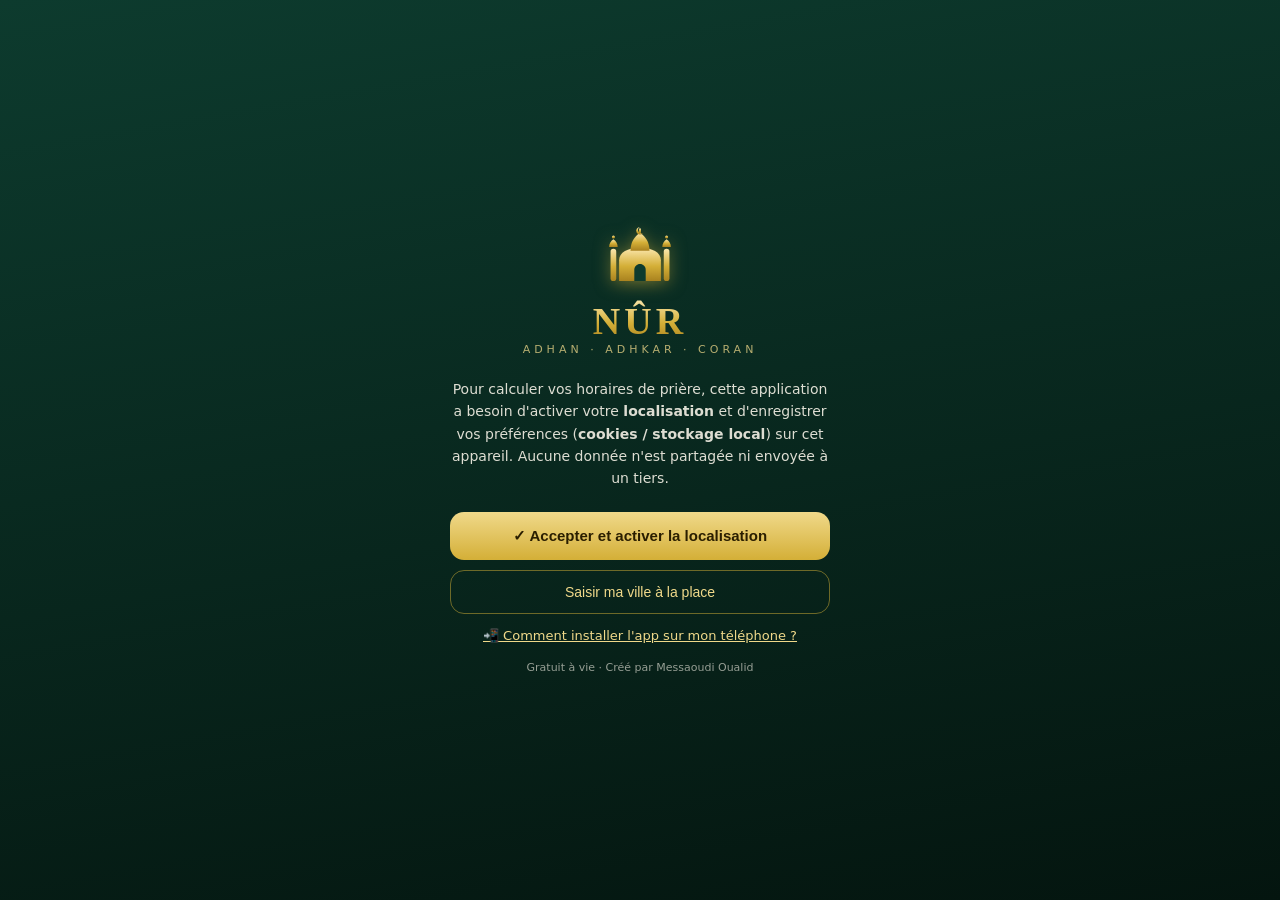
<file: index.html>
<!DOCTYPE html>
<html lang="fr">
<head>
  <meta charset="UTF-8">
  <meta name="viewport" content="width=device-width, initial-scale=1, maximum-scale=1, user-scalable=no, viewport-fit=cover">
  <meta name="theme-color" content="#0d3b2e">
  <title>Nûr — Adhan & Adhkar</title>
  <link rel="manifest" href="manifest.webmanifest">
  <link rel="stylesheet" href="styles.css">
  <link rel="apple-touch-icon" href="icons/icon-192.png">
  <meta name="apple-mobile-web-app-capable" content="yes">
  <meta name="apple-mobile-web-app-status-bar-style" content="black-translucent">
  <meta name="apple-mobile-web-app-title" content="Nûr">
  <meta name="mobile-web-app-capable" content="yes">
</head>
<body>

  <!-- ===== Écran de consentement (1er lancement) ===== -->
  <div class="consent" id="consent">
    <div class="consent-card">
      <svg class="mosque-logo" viewBox="0 0 80 64" xmlns="http://www.w3.org/2000/svg" aria-hidden="true">
        <defs><linearGradient id="mg" x1="0" y1="0" x2="0" y2="1">
          <stop offset="0" stop-color="#fbe7ad"/><stop offset="0.55" stop-color="#d4af37"/><stop offset="1" stop-color="#a9821f"/>
        </linearGradient></defs>
        <g fill="url(#mg)">
          <rect x="9" y="24" width="6" height="34" rx="3"/><path d="M12 14 C15 16,16.5 19,16.5 22 L7.5 22 C7.5 19,9 16,12 14 Z"/><circle cx="12" cy="11.5" r="1.6"/>
          <rect x="65" y="24" width="6" height="34" rx="3"/><path d="M68 14 C71 16,72.5 19,72.5 22 L63.5 22 C63.5 19,65 16,68 14 Z"/><circle cx="68" cy="11.5" r="1.6"/>
          <path d="M18 58 V36 C18 28,27 23,40 23 S62 28,62 36 V58 Z"/><path d="M30 26 C30 17,34 11,40 7 C46 11,50 17,50 26 Z"/>
          <rect x="39" y="2.5" width="2" height="5" rx="1"/><path d="M40 1 a4 4 0 1 0 3.2 6.4 A3.1 3.1 0 1 1 40 1 Z"/>
          <path d="M34 58 V46 C34 42.7,36.7 40,40 40 S46 42.7,46 46 V58 Z" fill="#0d3b2e"/>
        </g>
      </svg>
      <div class="brand-name">NÛR</div>
      <div class="brand-sub">Adhan · Adhkar · Coran</div>
      <p class="consent-text">
        Pour calculer vos horaires de prière, cette application a besoin d'activer votre
        <b>localisation</b> et d'enregistrer vos préférences (<b>cookies / stockage local</b>) sur cet appareil.
        Aucune donnée n'est partagée ni envoyée à un tiers.
      </p>
      <button class="btn-primary" id="consent-accept">✓ Accepter et activer la localisation</button>
      <button class="btn-ghost" id="consent-city">Saisir ma ville à la place</button>
      <a class="consent-install" id="consent-install">📲 Comment installer l'app sur mon téléphone ?</a>
      <div class="consent-legal">Gratuit à vie · Créé par Messaoudi Oualid</div>
    </div>
  </div>

  <!-- ===== Barre supérieure ===== -->
  <header class="appbar">
    <div class="appbar-brand">🕌 <span>NÛR</span></div>
    <div class="appbar-loc" id="appbar-loc">—</div>
  </header>

  <main id="main">
    <!-- ===== Vue Prières ===== -->
    <section class="view active" id="view-prayers">
      <button class="install-banner" id="install-banner">📲 Installer Nûr comme application sur cet appareil →</button>
      <div class="next-card">
        <div class="np-label">Prochaine prière</div>
        <div class="np-name" id="np-name">—</div>
        <div class="np-countdown" id="np-countdown">--:--:--</div>
        <div class="np-at" id="np-at"></div>
      </div>
      <div class="times" id="times"></div>

      <details class="settings">
        <summary>⚙️ Réglages</summary>
        <div class="row"><label>Ville</label><input type="text" id="set-city" placeholder="ex : Dortmund"><button id="btn-find-city">🔍</button></div>
        <div class="row"><label>Méthode</label>
          <select id="set-method">
            <option value="MuslimWorldLeague">Ligue Islamique Mondiale (Europe)</option>
            <option value="Egyptian">Égypte</option><option value="Karachi">Karachi</option>
            <option value="UmmAlQura">Umm al-Qura (Arabie)</option><option value="NorthAmerica">Amérique (ISNA)</option>
          </select>
        </div>
        <div class="row"><label>École (Asr)</label>
          <select id="set-madhab"><option value="Shafi">Standard</option><option value="Hanafi">Hanafi</option></select>
        </div>
        <div class="row"><label>Haute latitude</label>
          <select id="set-hlr"><option value="SeventhOfTheNight">1/7 de la nuit</option><option value="TwilightAngle">Angle crépusculaire</option><option value="MiddleOfTheNight">Milieu de la nuit</option></select>
        </div>
        <div class="row"><label>Son de l'Adhan</label>
          <select id="set-adhan-file">
            <option value="adhan_medine.mp3">Adhan standard (Doha)</option>
            <option value="adhan_new.mp3">Adhan du Fajr (Doha)</option>
          </select>
        </div>
        <div class="row"><label>Notifications de prière</label><input type="checkbox" id="set-notif" style="width:auto"></div>
        <button class="btn-ghost" id="btn-test-adhan">▶ Écouter l'Adhan choisi</button>
        <button class="btn-ghost" id="btn-test-native">🔔 Tester l'Adhan en veille (dans 12 s)</button>
        <div class="adhan-native-status" id="adhan-native-status"></div>
        <button class="btn-ghost" id="btn-geoloc">📍 Détecter ma position</button>
        <button class="btn-primary" id="btn-save">💾 Sauvegarder mon choix</button>
      </details>

      <div class="footer-legal">
        <a href="https://github.com/Walmes1/nur-adhan-adhkar/releases/latest/download/Nur-Android.apk" download class="footer-apk">📲 Télécharger l'app Android <span>Adhan en veille</span></a>
        <div>Créé par <b>Messaoudi Oualid</b> · <b>Gratuit à vie</b></div>
        <div class="links"><a id="link-install">📲 Installer</a><a id="link-kontakt">Kontakt</a><a id="link-impressum">Impressum</a><a id="link-datenschutz">Datenschutz</a></div>
      </div>
    </section>

    <!-- ===== Vue Adhkar ===== -->
    <section class="view" id="view-adhkar">
      <div class="tabs" id="adhkar-tabs"></div>
      <div class="adhkar-content" id="adhkar-content"></div>
    </section>

    <!-- ===== Vue Coran ===== -->
    <section class="view" id="view-quran">
      <div class="qmode">
        <button class="qmode-btn active" data-qmode="offline">📴 Hors ligne (versets)</button>
        <button class="qmode-btn" data-qmode="youtube">▶ YouTube</button>
      </div>

      <div class="qview active" id="qview-offline">
        <div class="off-controls">
          <select id="off-reciter"></select>
          <select id="off-surah"></select>
        </div>
        <div class="ayah-big" id="ayah-big">Choisissez une sourate puis ▶</div>
        <div class="ayah-meta" id="ayah-meta"></div>
        <div class="ayah-dl-badge" id="ayah-dl-badge"></div>
        <audio id="off-audio" class="off-ctrl" controls playsinline preload="auto"></audio>
        <div class="off-player">
          <button id="off-prev" title="Verset précédent">⏮</button>
          <button id="off-dl" title="Sauvegarder ce verset hors ligne">⬇</button>
          <button id="off-next" title="Verset suivant">⏭</button>
        </div>
        <label class="off-auto"><input type="checkbox" id="off-autonext" checked> enchaîner les versets</label>
        <button class="btn-ghost" id="off-dl-surah">⬇ Télécharger toute la sourate (hors ligne)</button>
        <button class="btn-ghost" id="off-dl-all">⬇ Télécharger TOUT le Coran (ce récitateur)</button>
        <div class="dl-status" id="dl-status"></div>
      </div>

      <div class="qview" id="qview-youtube">
        <div class="yt-wrap" id="yt-wrap"><div class="yt-empty">Choisissez une sourate — récitation Imam Al-Dakhin (lecture continue)</div></div>
        <input type="text" id="yt-search" placeholder="Rechercher une sourate…">
        <div class="yt-grid" id="yt-grid"></div>
      </div>
    </section>
    <!-- ===== Vue Enfants ===== -->
    <section class="view" id="view-kids">
      <div class="kids-content" id="kids-content"></div>
    </section>
  </main>

  <!-- ===== Barre d'onglets ===== -->
  <nav class="tabbar">
    <button class="tab active" data-view="prayers"><span>🕌</span>Prières</button>
    <button class="tab" data-view="adhkar"><span>📿</span>Adhkar</button>
    <button class="tab" data-view="quran"><span>📖</span>Coran</button>
    <button class="tab" data-view="kids"><span>🧒</span>Enfants</button>
  </nav>

  <!-- Écran Impressum / Datenschutz / Kontakt -->
  <div class="sheet" id="sheet">
    <div class="sheet-head"><h2 id="sheet-title"></h2><button id="sheet-close">✕</button></div>
    <div class="sheet-body" id="sheet-body"></div>
  </div>

  <audio id="adhan-audio"></audio>

  <!-- Écran de lecture de l'Adhan -->
  <div class="adhan-overlay" id="adhan-overlay">
    <div class="adhan-pulse">🕌</div>
    <div class="adhan-title" id="adhan-title">Adhan</div>
    <div class="adhan-ar">حَيَّ عَلَى الصَّلَاة</div>
    <button id="adhan-stop">⏹ Arrêter</button>
  </div>

  <div class="toast" id="toast"></div>

  <script src="lib/adhan.js"></script>
  <script src="data/adhkar.js"></script>
  <script src="data/quran-ids.js"></script>
  <script src="data/quran-text.js"></script>
  <script src="data/roqya.js"></script>
  <script src="data/kids.js"></script>
  <script src="app.js"></script>
</body>
</html>
</file>
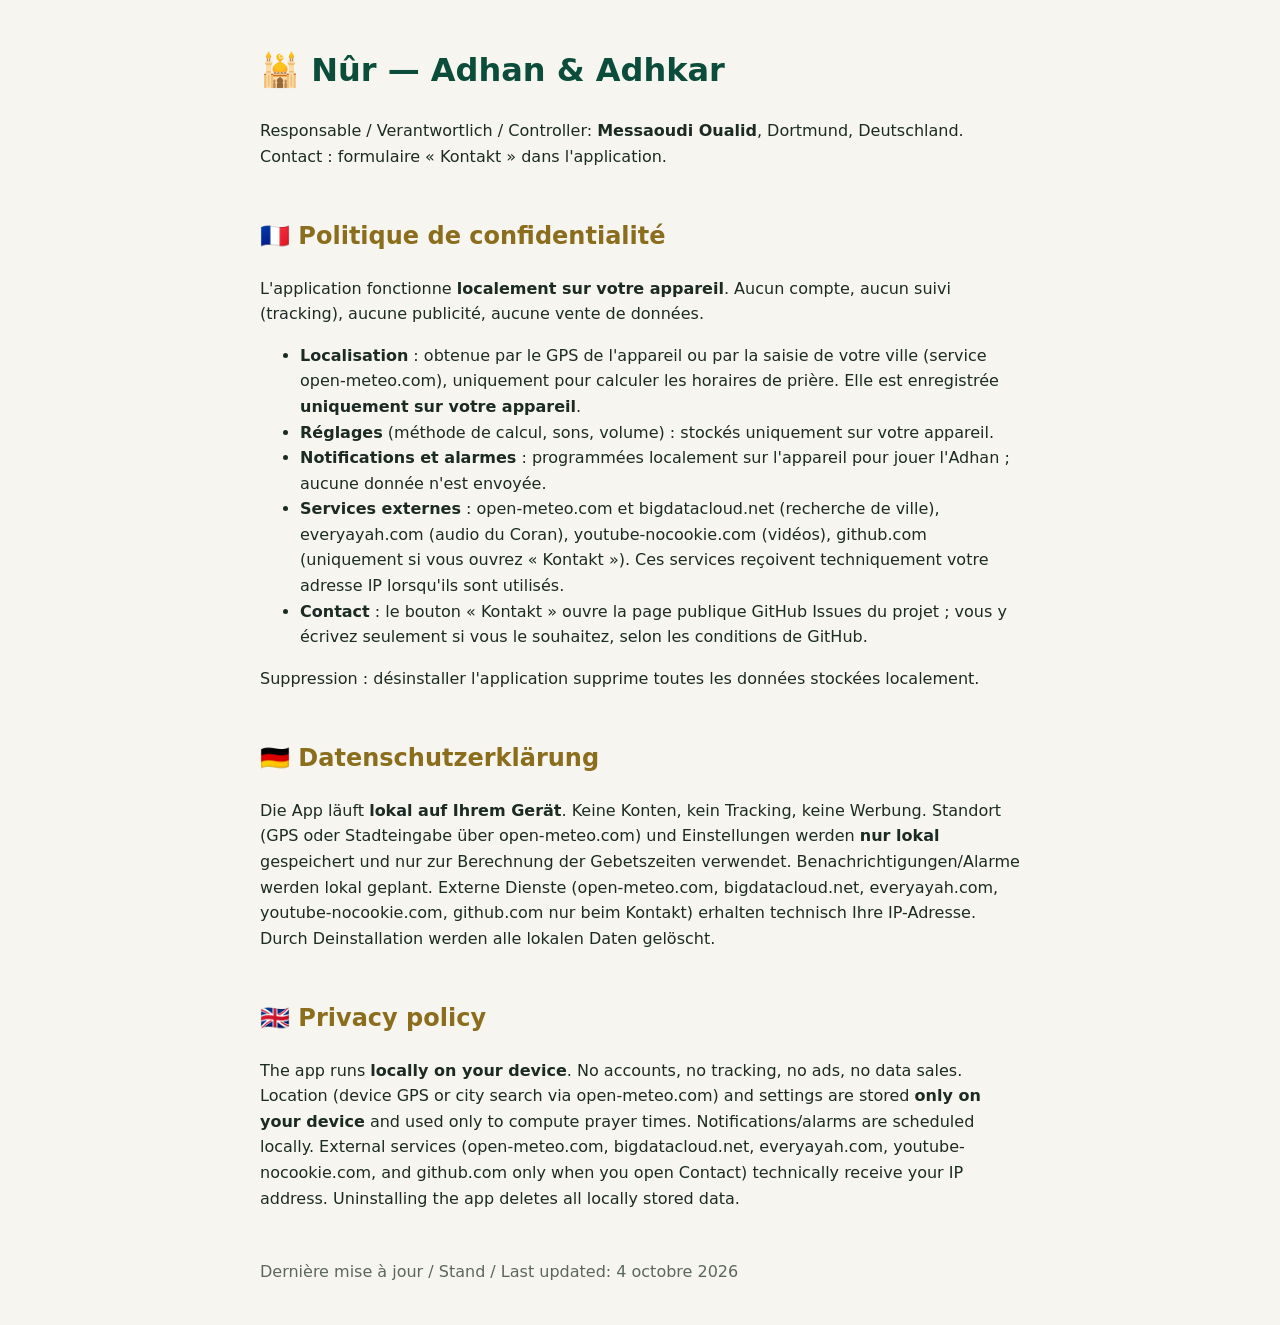
<file: privacy.html>
<!doctype html>
<html lang="fr"><head><meta charset="utf-8"><meta name="viewport" content="width=device-width,initial-scale=1">
<title>Nûr — Politique de confidentialité / Datenschutz / Privacy</title>
<style>body{font-family:system-ui,sans-serif;max-width:760px;margin:0 auto;padding:24px 16px;line-height:1.6;color:#1b2b24;background:#f7f5ef}h1{color:#0b4d3a}h2{color:#8a6d1d;margin-top:2em}</style></head>
<body>
<h1>🕌 Nûr — Adhan &amp; Adhkar</h1>
<p>Responsable / Verantwortlich / Controller: <b>Messaoudi Oualid</b>, Dortmund, Deutschland. Contact : formulaire « Kontakt » dans l'application.</p>

<h2>🇫🇷 Politique de confidentialité</h2>
<p>L'application fonctionne <b>localement sur votre appareil</b>. Aucun compte, aucun suivi (tracking), aucune publicité, aucune vente de données.</p>
<ul>
<li><b>Localisation</b> : obtenue par le GPS de l'appareil ou par la saisie de votre ville (service open-meteo.com), uniquement pour calculer les horaires de prière. Elle est enregistrée <b>uniquement sur votre appareil</b>.</li>
<li><b>Réglages</b> (méthode de calcul, sons, volume) : stockés uniquement sur votre appareil.</li>
<li><b>Notifications et alarmes</b> : programmées localement sur l'appareil pour jouer l'Adhan ; aucune donnée n'est envoyée.</li>
<li><b>Services externes</b> : open-meteo.com et bigdatacloud.net (recherche de ville), everyayah.com (audio du Coran), youtube-nocookie.com (vidéos), github.com (uniquement si vous ouvrez « Kontakt »). Ces services reçoivent techniquement votre adresse IP lorsqu'ils sont utilisés.</li>
<li><b>Contact</b> : le bouton « Kontakt » ouvre la page publique GitHub Issues du projet ; vous y écrivez seulement si vous le souhaitez, selon les conditions de GitHub.</li>
</ul>
<p>Suppression : désinstaller l'application supprime toutes les données stockées localement.</p>

<h2>🇩🇪 Datenschutzerklärung</h2>
<p>Die App läuft <b>lokal auf Ihrem Gerät</b>. Keine Konten, kein Tracking, keine Werbung. Standort (GPS oder Stadteingabe über open-meteo.com) und Einstellungen werden <b>nur lokal</b> gespeichert und nur zur Berechnung der Gebetszeiten verwendet. Benachrichtigungen/Alarme werden lokal geplant. Externe Dienste (open-meteo.com, bigdatacloud.net, everyayah.com, youtube-nocookie.com, github.com nur beim Kontakt) erhalten technisch Ihre IP-Adresse. Durch Deinstallation werden alle lokalen Daten gelöscht.</p>

<h2>🇬🇧 Privacy policy</h2>
<p>The app runs <b>locally on your device</b>. No accounts, no tracking, no ads, no data sales. Location (device GPS or city search via open-meteo.com) and settings are stored <b>only on your device</b> and used only to compute prayer times. Notifications/alarms are scheduled locally. External services (open-meteo.com, bigdatacloud.net, everyayah.com, youtube-nocookie.com, and github.com only when you open Contact) technically receive your IP address. Uninstalling the app deletes all locally stored data.</p>
<p style="opacity:.7;margin-top:3em">Dernière mise à jour / Stand / Last updated: 4 octobre 2026</p>
</body></html>
</file>
<file: styles.css>
* { box-sizing: border-box; margin: 0; padding: 0; -webkit-tap-highlight-color: transparent; }
:root {
  --green-dark: #0d3b2e; --green: #14563f; --green-light: #1d7a59;
  --gold: #d4af37; --gold-light: #f0d98a; --text: #f5f1e6;
  --safe-top: env(safe-area-inset-top, 0px);
  --safe-bottom: env(safe-area-inset-bottom, 0px);
}
html, body { height: 100%; }
body {
  font-family: 'Segoe UI', system-ui, -apple-system, Tahoma, sans-serif;
  background: linear-gradient(170deg, var(--green-dark), #061f17);
  color: var(--text); overflow: hidden; user-select: none;
}

/* ===== Consentement ===== */
.consent {
  position: fixed; inset: 0; z-index: 1000;
  background: linear-gradient(170deg, #0d3b2e, #04150f);
  display: flex; align-items: center; justify-content: center; padding: 24px;
}
.consent.hidden { display: none; }
.consent-card { max-width: 380px; text-align: center; }
.mosque-logo { width: 76px; filter: drop-shadow(0 3px 8px rgba(212,175,55,0.5)); }
.brand-name {
  font-family: Georgia, serif; font-size: 38px; font-weight: 700; letter-spacing: 4px; margin-top: 8px;
  background: linear-gradient(180deg, #fbe7ad, #d4af37 55%, #a9821f);
  -webkit-background-clip: text; background-clip: text; -webkit-text-fill-color: transparent;
}
.brand-sub { font-size: 11px; letter-spacing: 4px; text-transform: uppercase; color: var(--gold-light); opacity: 0.75; }
.consent-text { font-size: 14px; line-height: 1.6; opacity: 0.9; margin: 22px 0; }
.btn-primary {
  width: 100%; padding: 15px; border: none; border-radius: 14px; cursor: pointer;
  background: linear-gradient(180deg, #f0d98a, #d4af37); color: #2a1e00; font-weight: 700; font-size: 15px;
}
.btn-ghost {
  width: 100%; padding: 13px; margin-top: 10px; cursor: pointer;
  background: transparent; border: 1px solid rgba(212,175,55,0.5); color: var(--gold-light);
  border-radius: 14px; font-size: 14px;
}
.consent-legal { font-size: 11px; opacity: 0.6; margin-top: 18px; }

/* ===== Barre supérieure ===== */
.appbar {
  position: fixed; top: 0; left: 0; right: 0; z-index: 50;
  padding: calc(var(--safe-top) + 10px) 16px 10px;
  display: flex; align-items: center; justify-content: space-between;
  background: rgba(6,25,18,0.85); backdrop-filter: blur(8px);
  border-bottom: 1px solid rgba(212,175,55,0.2);
}
.appbar-brand { font-size: 17px; font-weight: 700; color: var(--gold); letter-spacing: 2px; }
.appbar-brand span { background: linear-gradient(180deg,#fbe7ad,#d4af37); -webkit-background-clip: text; background-clip:text; -webkit-text-fill-color: transparent; }
.appbar-loc { font-size: 12px; color: var(--gold-light); opacity: 0.85; }

/* ===== Conteneur ===== */
#main {
  position: fixed; left: 0; right: 0;
  top: calc(var(--safe-top) + 48px); bottom: calc(var(--safe-bottom) + 62px);
  overflow: hidden;
}
.view { position: absolute; inset: 0; overflow-y: auto; padding: 14px; display: none; -webkit-overflow-scrolling: touch; }
.view.active { display: block; }
.view::-webkit-scrollbar { width: 0; }

/* ===== Bouton Installer ===== */
.install-banner {
  width: 100%; padding: 13px; margin-bottom: 14px; border: none; border-radius: 14px; cursor: pointer;
  background: linear-gradient(180deg, #f0d98a, #d4af37); color: #2a1e00; font-weight: 700; font-size: 14px;
  box-shadow: 0 4px 14px rgba(212,175,55,0.35);
}
.install-banner.hidden { display: none; }
.consent-install { display: block; margin-top: 14px; color: var(--gold-light); font-size: 13px; text-decoration: underline; cursor: pointer; }
.sheet-body ol { padding-left: 20px; margin: 6px 0; }
.sheet-body ol li { margin-bottom: 8px; }
.sheet-body .step-ico { font-size: 18px; }

/* ===== Prières ===== */
.next-card {
  text-align: center; padding: 18px; border-radius: 18px; margin-bottom: 14px;
  background: rgba(212,175,55,0.12); border: 1px solid rgba(212,175,55,0.4);
}
.np-label { font-size: 12px; opacity: 0.8; }
.np-name { font-size: 26px; color: var(--gold); font-weight: bold; margin: 3px 0; }
.np-countdown { font-size: 34px; font-variant-numeric: tabular-nums; letter-spacing: 2px; }
.np-at { font-size: 12px; opacity: 0.75; margin-top: 3px; }
.time-row {
  display: flex; align-items: center; justify-content: space-between;
  padding: 14px 16px; margin: 8px 0; border-radius: 12px;
  background: rgba(255,255,255,0.05); border-left: 3px solid transparent;
}
.time-row.active { background: rgba(212,175,55,0.18); border-left-color: var(--gold); }
.time-row .pn { font-size: 16px; font-weight: 600; }
.time-row .pa { font-size: 14px; color: var(--gold-light); opacity: 0.8; margin-left: 6px; }
.time-row .right { display: flex; align-items: center; gap: 12px; }
.time-row .pt { font-size: 18px; color: var(--gold); font-variant-numeric: tabular-nums; }
.time-row .bell { font-size: 20px; cursor: pointer; width: 28px; text-align: center; }
.time-row .bell.off { opacity: 0.45; }

/* Écran Adhan */
.adhan-overlay {
  position: fixed; inset: 0; z-index: 500; background: rgba(13,59,46,0.98);
  display: none; flex-direction: column; align-items: center; justify-content: center; text-align: center;
}
.adhan-overlay.show { display: flex; }
.adhan-pulse { font-size: 70px; animation: apulse 1.4s ease-in-out infinite; }
@keyframes apulse { 0%,100% { transform: scale(1); opacity: 0.85; } 50% { transform: scale(1.12); opacity: 1; } }
.adhan-title { color: var(--gold); font-size: 30px; font-weight: bold; margin: 10px 0 4px; }
.adhan-ar { font-size: 26px; color: var(--gold-light); direction: rtl; margin-bottom: 26px; }
.adhan-overlay button { padding: 13px 34px; border: 1px solid var(--gold); background: transparent; color: var(--gold); border-radius: 30px; font-size: 16px; }

.settings { margin: 14px 0; }
.settings summary { cursor: pointer; color: var(--gold-light); padding: 10px 0; font-size: 14px; }
.settings .row { display: flex; align-items: center; gap: 8px; margin: 10px 0; font-size: 13px; }
.settings label { flex: 1; }
.settings input, .settings select {
  padding: 9px 10px; border-radius: 9px; border: 1px solid rgba(212,175,55,0.4);
  background: rgba(0,0,0,0.25); color: var(--text); font-size: 14px;
}
.settings input[type=text] { width: 130px; }
.settings #btn-find-city { background: var(--gold); color: var(--green-dark); border: none; font-weight: bold; }
.settings .btn-primary { margin-top: 8px; }

.footer-legal { text-align: center; padding: 18px 0 8px; border-top: 1px solid rgba(212,175,55,0.15); margin-top: 10px; font-size: 12px; opacity: 0.85; }
.footer-apk { display: block; margin: 0 auto 14px; max-width: 320px; padding: 13px 16px; border-radius: 14px;
  background: linear-gradient(180deg, #f0d98a, #d4af37); color: #2a1e00; font-weight: 700; font-size: 14px; text-decoration: none;
  box-shadow: 0 4px 14px rgba(212,175,55,0.35); }
.footer-apk span { display: block; font-size: 11px; font-weight: 600; opacity: 0.8; }
.footer-legal b { color: var(--gold); }
.footer-legal .links { margin-top: 10px; display: flex; gap: 10px; justify-content: center; }
.footer-legal .links a { font-size: 12px; color: var(--gold-light); border: 1px solid rgba(212,175,55,0.35); padding: 5px 12px; border-radius: 14px; }

/* ===== Adhkar ===== */
.tabs { display: flex; flex-wrap: wrap; gap: 6px; margin-bottom: 12px; }
.tabs .tab-a { padding: 8px 12px; border-radius: 16px; font-size: 12.5px; background: rgba(255,255,255,0.06); border: 1px solid transparent; }
.tabs .tab-a.active { background: var(--gold); color: var(--green-dark); font-weight: 700; }
.audio-panel { background: rgba(212,175,55,0.1); border: 1px solid rgba(212,175,55,0.35); border-radius: 12px; padding: 12px; margin-bottom: 14px; }
.audio-btns { display: flex; flex-wrap: wrap; gap: 8px; margin-bottom: 10px; }
.audio-btn { font-size: 12.5px; padding: 8px 12px; border-radius: 16px; cursor: pointer; background: rgba(212,175,55,0.15); border: 1px solid var(--gold); color: var(--gold-light); }
.audio-btn.active { background: var(--gold); color: var(--green-dark); font-weight: 700; }
.audio-ctrl { width: 100%; height: 38px; }
/* Roqya */
.tab-roqya { background: rgba(212,175,55,0.18); border: 1px solid var(--gold); }
.roqya-playerbox { position: sticky; top: 0; z-index: 5; background: var(--green-dark); padding: 8px 0 12px; margin-bottom: 8px; border-bottom: 1px solid rgba(212,175,55,0.25); }
.roqya-now { font-size: 13px; color: var(--gold-light); margin-bottom: 8px; text-align: center; }
.roqya-group { color: var(--gold); font-size: 15px; font-weight: 700; margin: 16px 0 8px; padding-bottom: 4px; border-bottom: 1px solid rgba(212,175,55,0.2); }
.roqya-item { display: flex; align-items: center; gap: 8px; margin-bottom: 8px; }
.roqya-play { flex: 1; text-align: left; background: rgba(255,255,255,0.05); border: 1px solid rgba(212,175,55,0.3); color: var(--text); border-radius: 12px; padding: 11px 14px; display: flex; flex-direction: column; gap: 2px; }
.roqya-play:active { background: rgba(212,175,55,0.18); }
.roqya-play .rl { font-size: 14px; font-weight: 600; color: var(--gold-light); }
.roqya-play .rm { font-size: 11px; opacity: 0.65; }
.roqya-dl { width: 48px; height: 48px; flex-shrink: 0; border-radius: 12px; border: 1px solid var(--gold); background: rgba(212,175,55,0.15); color: var(--gold-light); font-size: 18px; }
.roqya-dl.saved { color: #46d18a; }
.cat-title { color: var(--gold); font-size: 18px; }
.cat-sub { font-size: 12px; opacity: 0.7; direction: rtl; margin-bottom: 12px; }
.item { background: rgba(255,255,255,0.05); border-radius: 12px; padding: 14px; margin-bottom: 12px; border-right: 3px solid var(--gold); }
.item .ar { font-size: 21px; line-height: 2; direction: rtl; text-align: right; color: var(--gold-light); margin-bottom: 8px; }
.item .tr { font-size: 12px; font-style: italic; opacity: 0.75; margin-bottom: 5px; }
.item .fr { font-size: 13.5px; line-height: 1.55; opacity: 0.92; }
.rep-badge { display: inline-block; margin-top: 8px; font-size: 12px; background: rgba(212,175,55,0.2); color: var(--gold-light); padding: 3px 10px; border-radius: 12px; }

/* ===== Coran ===== */
.qmode, .qview { }
.qmode { display: flex; gap: 8px; margin-bottom: 12px; }
.qmode-btn { flex: 1; padding: 10px; border-radius: 12px; font-size: 13px; font-weight: 600; background: rgba(255,255,255,0.06); border: 1px solid transparent; color: var(--gold-light); }
.qmode-btn.active { background: rgba(212,175,55,0.18); border-color: var(--gold); color: var(--gold); }
.qview { display: none; }
.qview.active { display: block; }
.off-controls { display: flex; gap: 8px; margin-bottom: 14px; }
.off-controls select { flex: 1; padding: 10px; border-radius: 10px; border: 1px solid rgba(212,175,55,0.4); background: rgba(0,0,0,0.25); color: var(--text); font-size: 14px; }
.ayah-big { font-size: 30px; line-height: 1.9; direction: rtl; text-align: center; color: var(--gold-light); min-height: 140px; padding: 14px 6px; font-family: 'Traditional Arabic','Amiri',serif; }
.ayah-meta { text-align: center; font-size: 13px; color: var(--gold); margin-bottom: 4px; }
.ayah-dl-badge { text-align: center; font-size: 12px; min-height: 18px; margin-bottom: 8px; }
.ayah-dl-badge.saved { color: #46d18a; font-weight: 600; }
#off-dl-all { margin-top: 8px; }
.off-progress { display: flex; align-items: center; gap: 10px; margin: 8px 0; }
.off-progress .time { font-size: 12px; color: var(--gold-light); min-width: 36px; text-align: center; }
.off-progress input[type=range] { flex: 1; height: 6px; -webkit-appearance: none; background: rgba(212,175,55,0.25); border-radius: 3px; }
.off-progress input[type=range]::-webkit-slider-thumb { -webkit-appearance: none; width: 18px; height: 18px; border-radius: 50%; background: var(--gold); border: 2px solid var(--green-dark); }
.off-ctrl { width: 100%; height: 42px; margin: 6px 0 4px; }
.off-player { display: flex; align-items: center; justify-content: center; gap: 14px; margin: 10px 0; }
.off-player button { width: 48px; height: 48px; border-radius: 50%; border: 1px solid var(--gold); background: rgba(212,175,55,0.15); color: var(--gold-light); font-size: 18px; }
.off-player button.big { width: 60px; height: 60px; background: var(--gold); color: var(--green-dark); font-size: 24px; }
.off-auto { display: flex; align-items: center; justify-content: center; gap: 6px; font-size: 12px; opacity: 0.85; margin-bottom: 10px; }
.off-dl-surah, #off-dl-surah { width: 100%; }
.dl-status { text-align: center; font-size: 12px; margin-top: 10px; color: var(--gold-light); min-height: 16px; }

.yt-wrap { background: #000; border-radius: 12px; overflow: hidden; margin-bottom: 12px; }
.yt-wrap iframe { width: 100%; height: 210px; border: 0; display: block; }
.yt-empty { padding: 24px 16px; text-align: center; font-size: 13px; color: var(--gold-light); opacity: 0.8; }
#yt-search { width: 100%; padding: 11px 14px; border-radius: 20px; border: 1px solid rgba(212,175,55,0.4); background: rgba(0,0,0,0.25); color: var(--text); font-size: 14px; margin-bottom: 12px; }
.yt-grid { display: grid; grid-template-columns: 1fr 1fr; gap: 8px; }
.yt-surah { display: flex; align-items: center; gap: 8px; padding: 10px; border-radius: 10px; background: rgba(255,255,255,0.05); }
.yt-surah .n { width: 26px; height: 26px; flex-shrink: 0; display: flex; align-items: center; justify-content: center; border-radius: 50%; background: rgba(212,175,55,0.2); color: var(--gold); font-size: 11px; font-weight: 700; }
.yt-surah .nm { font-size: 12px; min-width: 0; }
.yt-surah .nm .a { color: var(--gold-light); direction: rtl; font-size: 14px; }
.yt-surah .nm .f { opacity: 0.65; white-space: nowrap; overflow: hidden; text-overflow: ellipsis; }

/* ===== Barre d'onglets ===== */
.tabbar {
  position: fixed; left: 0; right: 0; bottom: 0; z-index: 50;
  height: calc(var(--safe-bottom) + 62px); padding-bottom: var(--safe-bottom);
  display: flex; background: rgba(6,25,18,0.95); backdrop-filter: blur(8px);
  border-top: 1px solid rgba(212,175,55,0.25);
}
.tabbar .tab {
  flex: 1; background: none; border: none; color: rgba(245,241,230,0.6);
  font-size: 11px; display: flex; flex-direction: column; align-items: center; justify-content: center; gap: 3px;
}
.tabbar .tab span { font-size: 22px; }
.tabbar .tab.active { color: var(--gold); }

/* ===== Sheet (Impressum/Kontakt) ===== */
.sheet { position: fixed; inset: 0; z-index: 200; background: var(--green-dark); display: none; flex-direction: column; }
.sheet.show { display: flex; }
.sheet-head { display: flex; align-items: center; padding: calc(var(--safe-top) + 14px) 16px 14px; border-bottom: 1px solid rgba(212,175,55,0.3); }
.sheet-head h2 { flex: 1; color: var(--gold); font-size: 18px; }
.sheet-head button { background: rgba(212,175,55,0.15); border: 1px solid var(--gold); color: var(--gold-light); width: 34px; height: 34px; border-radius: 50%; font-size: 16px; }
.sheet-body { overflow-y: auto; padding: 18px; }
.sheet-body h3 { color: var(--gold); font-size: 15px; margin: 14px 0 6px; }
.sheet-body h3:first-child { margin-top: 0; }
.sheet-body p, .sheet-body li { font-size: 13px; line-height: 1.6; opacity: 0.9; margin-bottom: 6px; }
.sheet-body textarea { width: 100%; margin-top: 10px; padding: 12px; border-radius: 12px; background: rgba(0,0,0,0.25); border: 1px solid rgba(212,175,55,0.4); color: var(--text); font-size: 14px; font-family: inherit; resize: none; }
.sheet-body .crow { display: flex; align-items: center; justify-content: space-between; margin-top: 10px; }
.sheet-body .ccount { font-size: 12px; opacity: 0.7; }
.sheet-body .csend { padding: 10px 20px; border: none; border-radius: 20px; background: var(--gold); color: var(--green-dark); font-weight: bold; }
.sheet-body .cstatus { margin-top: 12px; font-size: 13px; min-height: 18px; }
.sheet-body .ok { color: #7fd1a8; } .sheet-body .err { color: #ff9b8a; }
.apk-dl { display: block; text-align: center; padding: 14px; margin: 6px 0; border-radius: 14px;
          background: linear-gradient(180deg, #f0d98a, #d4af37); color: #2a1e00; font-weight: 700; font-size: 15px; text-decoration: none; }
.sheet-body .sig { margin-top: 16px; color: var(--gold-light); font-size: 13px; }
.sheet-body .sig b { color: var(--gold); }

/* ===== Toast ===== */
.toast { position: fixed; bottom: calc(var(--safe-bottom) + 74px); left: 50%; transform: translateX(-50%); background: rgba(0,0,0,0.85); color: var(--gold-light); padding: 10px 18px; border-radius: 20px; font-size: 13px; opacity: 0; transition: opacity 0.3s; pointer-events: none; z-index: 300; }
.toast.show { opacity: 1; }
.adhan-native-status { font-size: 12px; text-align: center; color: var(--gold-light); margin: 6px 0; min-height: 16px; }
.cat-credit { font-size: 11px; opacity: 0.6; margin: 4px 0 10px; line-height: 1.4; color: var(--gold-light); }
.adhkar-yt { margin: 4px 0 14px; background: rgba(212,175,55,0.12); border-color: rgba(212,175,55,0.55); }

/* ===== Favoris ===== */
.item { position: relative; }
.fav-star { position: absolute; top: 8px; left: 8px; background: none; border: none; color: var(--gold); font-size: 22px; cursor: pointer; line-height: 1; padding: 2px; opacity: 0.55; }
.fav-star.on { opacity: 1; filter: drop-shadow(0 0 4px rgba(212,175,55,0.6)); }
.item .ar, .item .tr, .item .fr { padding-left: 26px; }
.fav-cat { font-size: 11px; color: var(--gold-light); opacity: 0.7; margin-bottom: 4px; padding-left: 26px; }
.tab-fav.active { background: var(--gold); color: var(--green-dark); font-weight: 700; }
.fav-empty { text-align: center; opacity: 0.7; font-size: 14px; line-height: 1.7; padding: 30px 14px; }

/* ===== Espace Enfants ===== */
.kids-content { padding-bottom: 12px; }
.kids-h { font-size: 16px; color: var(--gold); font-weight: 700; margin: 18px 0 10px; }
.kids-grid { display: grid; grid-template-columns: repeat(4, 1fr); gap: 8px; }
.kids-letter { display: flex; flex-direction: column; align-items: center; gap: 2px; padding: 10px 4px; border-radius: 12px;
  background: rgba(212,175,55,0.1); border: 1px solid rgba(212,175,55,0.3); color: var(--text); cursor: pointer; }
.kids-letter:active { background: rgba(212,175,55,0.25); }
.kids-letter .kl { font-size: 28px; color: var(--gold); line-height: 1.1; }
.kids-letter .kn { font-size: 10px; opacity: 0.8; }
.kids-vidrow { display: flex; gap: 8px; margin-top: 12px; flex-wrap: wrap; }
.kids-vid { flex: 1; min-width: 140px; width: auto; }
.kids-surah { display: flex; align-items: center; gap: 10px; width: 100%; text-align: right; margin: 8px 0; padding: 12px 14px; border-radius: 12px;
  background: rgba(255,255,255,0.05); border: 1px solid rgba(212,175,55,0.25); color: var(--text); cursor: pointer; }
.kids-surah .ks-ar { font-size: 22px; color: var(--gold); min-width: 70px; text-align: right; }
.kids-surah .ks-fr { flex: 1; text-align: left; font-size: 14px; }
.kids-surah .ks-play { color: var(--gold); font-size: 18px; }

/* =========================================================
   ✦ POLISH PREMIUM (Design v2) — typographie coranique,
     glass raffiné, motif géométrique, dégradés or, transitions
   ========================================================= */
@font-face { font-family: 'Amiri'; font-style: normal; font-weight: 400; font-display: swap;
  src: url('fonts/amiri-arabic-400.woff2') format('woff2');
  unicode-range: U+0600-06FF, U+0750-077F, U+0870-088E, U+08A0-08FF, U+FB50-FDFF, U+FE70-FEFF; }
@font-face { font-family: 'Amiri'; font-style: normal; font-weight: 700; font-display: swap;
  src: url('fonts/amiri-arabic-700.woff2') format('woff2');
  unicode-range: U+0600-06FF, U+0750-077F, U+0870-088E, U+08A0-08FF, U+FB50-FDFF, U+FE70-FEFF; }

/* Typographie arabe coranique partout */
.item .ar, .adhan-ar, .ayah-big, .kids-letter .kl, .kids-surah .ks-ar, .cat-sub, .roqya-now,
.adhan-title, .sheet-body .ar { font-family: 'Amiri', 'Traditional Arabic', serif; }
.item .ar { font-size: 23px; line-height: 2.15; letter-spacing: 0; }
.kids-letter .kl { font-size: 34px; }
.kids-surah .ks-ar { font-size: 26px; }

/* Motif géométrique islamique très subtil en fond */
body::before {
  content: ''; position: fixed; inset: 0; z-index: 0; pointer-events: none; opacity: 0.045;
  background-image: url("data:image/svg+xml,%3Csvg xmlns='http://www.w3.org/2000/svg' width='44' height='44' viewBox='0 0 44 44'%3E%3Cg fill='none' stroke='%23d4af37' stroke-width='1'%3E%3Cpath d='M22 1 L43 22 L22 43 L1 22 Z'/%3E%3Crect x='7' y='7' width='30' height='30'/%3E%3C/g%3E%3C/svg%3E");
}
.appbar, #main, .tabbar, .consent, .sheet { position: fixed; }
#main, .view { z-index: 1; }

/* Dégradés or pour les titres */
.np-name, .cat-title, .kids-h, .adhan-title {
  background: linear-gradient(180deg, #fbe7ad, #d4af37 60%, #b8901f);
  -webkit-background-clip: text; background-clip: text; -webkit-text-fill-color: transparent;
}

/* Carte « prochaine prière » — hero raffiné avec halo */
.next-card {
  position: relative; overflow: hidden;
  background: linear-gradient(160deg, rgba(212,175,55,0.18), rgba(20,86,63,0.35));
  border: 1px solid rgba(212,175,55,0.55);
  box-shadow: 0 10px 30px rgba(0,0,0,0.35), inset 0 1px 0 rgba(255,255,255,0.08);
}
.next-card::after {
  content: ''; position: absolute; top: -60%; left: 50%; transform: translateX(-50%);
  width: 240px; height: 240px; border-radius: 50%; pointer-events: none;
  background: radial-gradient(circle, rgba(212,175,55,0.28), transparent 70%);
}
.np-countdown { text-shadow: 0 2px 12px rgba(212,175,55,0.25); }

/* Cartes raffinées + transitions douces */
.time-row, .item, .kids-letter, .kids-surah, .roqya-play, .roqya-dl, .audio-panel,
.audio-btn, .qmode-btn, .tab-a, .adhkar-yt, .install-banner, .next-card, .footer-apk {
  transition: background .22s ease, border-color .22s ease, box-shadow .22s ease, transform .12s ease;
}
.item {
  background: linear-gradient(165deg, rgba(255,255,255,0.07), rgba(255,255,255,0.025));
  border-right: 3px solid var(--gold);
  box-shadow: 0 4px 14px rgba(0,0,0,0.18);
}
.time-row {
  background: linear-gradient(165deg, rgba(255,255,255,0.06), rgba(255,255,255,0.02));
  box-shadow: 0 3px 10px rgba(0,0,0,0.15);
}
.time-row.active {
  background: linear-gradient(165deg, rgba(212,175,55,0.28), rgba(212,175,55,0.08));
  border-left-color: var(--gold);
  box-shadow: 0 4px 16px rgba(212,175,55,0.22), inset 0 1px 0 rgba(255,255,255,0.1);
}
.kids-letter {
  background: linear-gradient(165deg, rgba(212,175,55,0.16), rgba(212,175,55,0.05));
  box-shadow: 0 3px 10px rgba(0,0,0,0.18);
}
.kids-letter:active, .kids-surah:active, .roqya-play:active { transform: scale(0.97); }
.kids-surah {
  background: linear-gradient(165deg, rgba(255,255,255,0.07), rgba(255,255,255,0.02));
  box-shadow: 0 3px 10px rgba(0,0,0,0.15);
}

/* Barre d'onglets — indicateur actif lumineux */
.tabbar .tab { position: relative; transition: color .22s ease; }
.tabbar .tab span { transition: transform .22s ease, filter .22s ease; }
.tabbar .tab.active span { transform: translateY(-1px); filter: drop-shadow(0 2px 6px rgba(212,175,55,0.5)); }
.tabbar .tab.active::before {
  content: ''; position: absolute; top: 6px; width: 26px; height: 3px; border-radius: 3px;
  background: linear-gradient(90deg, transparent, var(--gold), transparent);
}

/* Séparateur décoratif des titres de catégorie */
.cat-title { display: inline-block; padding-bottom: 6px; border-bottom: 2px solid rgba(212,175,55,0.35); margin-bottom: 4px; }

/* Accessibilité : focus clavier visible */
button:focus-visible, .tab:focus-visible, .tab-a:focus-visible, select:focus-visible,
input:focus-visible, textarea:focus-visible, a:focus-visible {
  outline: 2px solid var(--gold-light); outline-offset: 2px; border-radius: 8px;
}

/* Respect des préférences de mouvement réduit */
@media (prefers-reduced-motion: reduce) {
  *, *::before, *::after { animation-duration: .01ms !important; transition-duration: .01ms !important; }
  .adhan-pulse { animation: none !important; }
}
.kids-video { margin: 4px 0 14px; }
.kids-songrow { display: flex; gap: 8px; flex-wrap: wrap; margin-top: 10px; }
.kids-now { font-size: 13px; color: var(--gold-light); text-align: center; margin-bottom: 8px; min-height: 18px; font-weight: 600; }
.kids-letter.sel { background: linear-gradient(165deg, rgba(212,175,55,0.4), rgba(212,175,55,0.15)); border-color: var(--gold); box-shadow: 0 0 0 1px var(--gold), 0 4px 14px rgba(212,175,55,0.3); }
.kids-surah.sel { background: linear-gradient(165deg, rgba(212,175,55,0.32), rgba(212,175,55,0.1)); border-color: var(--gold); box-shadow: 0 0 0 1px var(--gold), 0 4px 14px rgba(212,175,55,0.25); }
</file>
